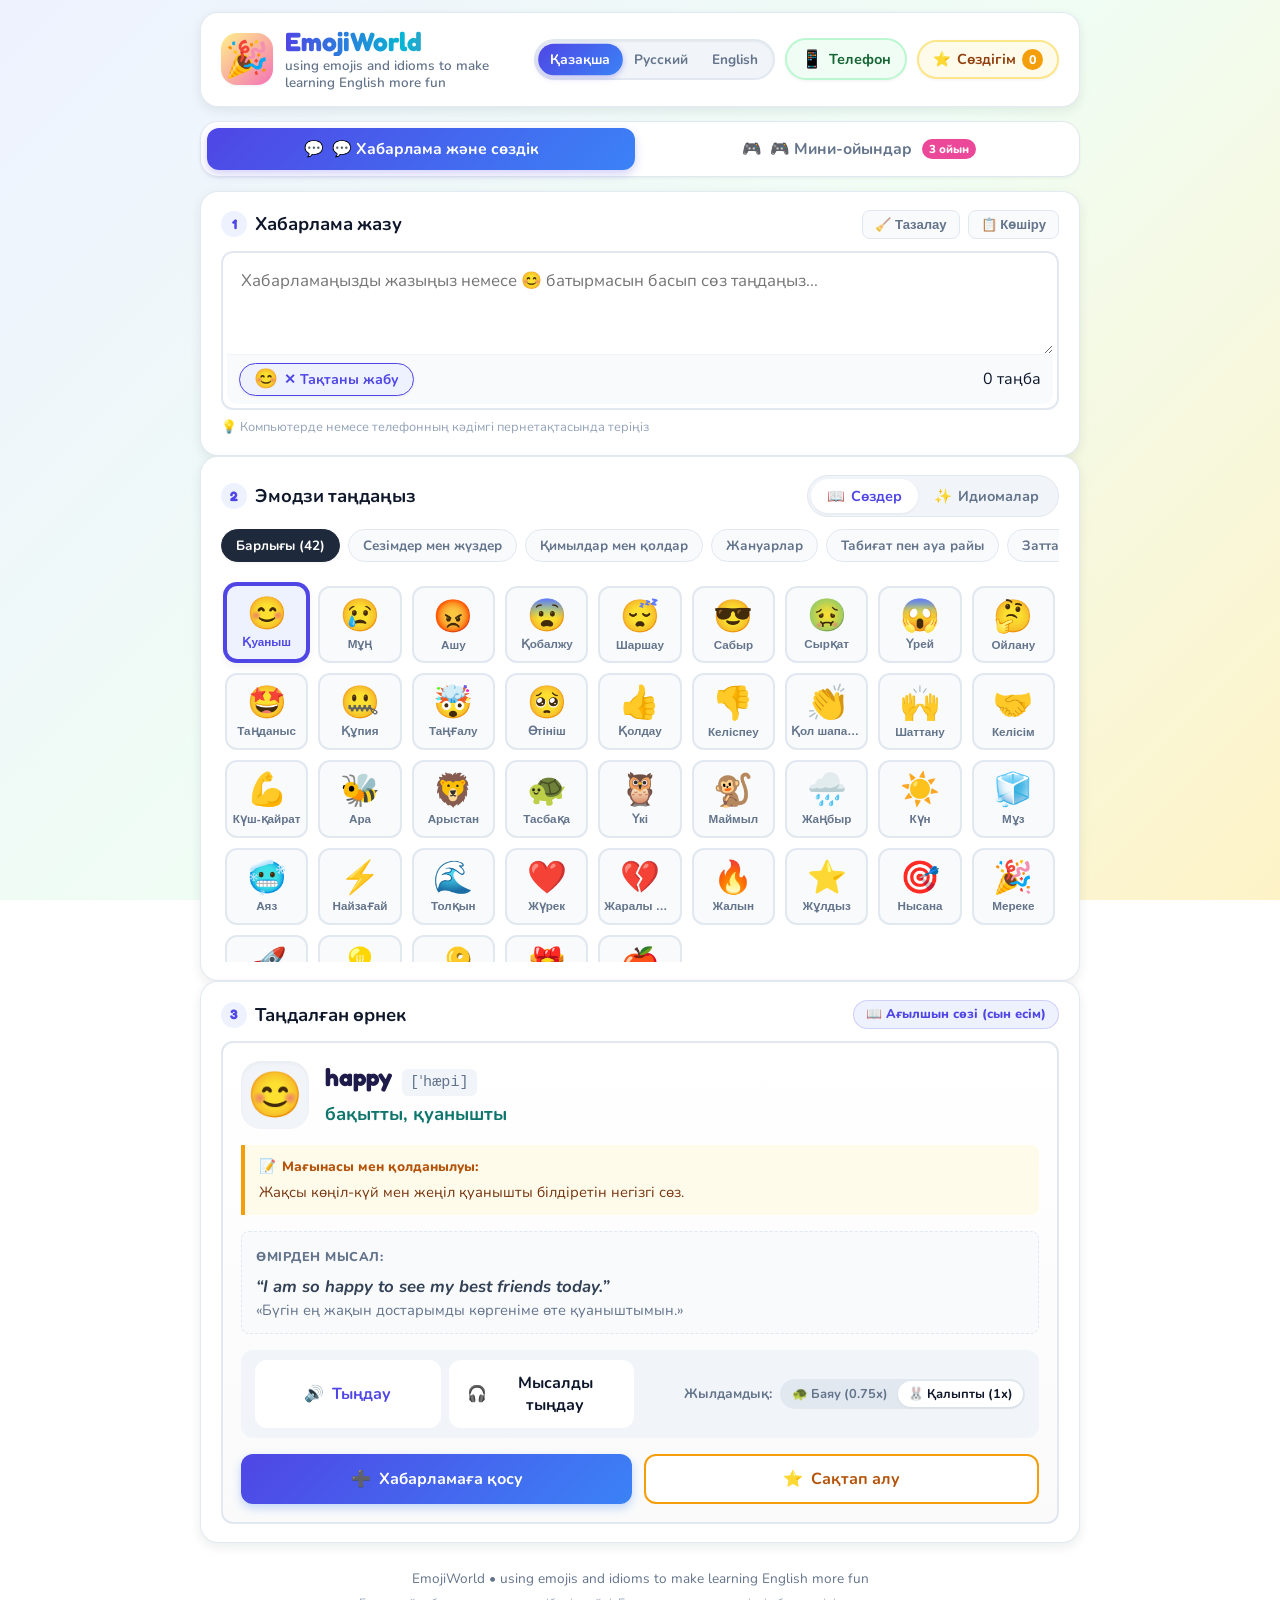
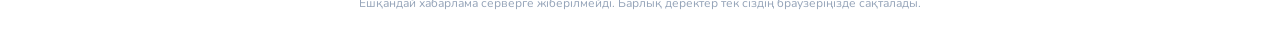
<file: index.html>
<!DOCTYPE html>
<html lang="kk">
<head>
  <meta charset="UTF-8">
  <meta name="viewport" content="width=device-width, initial-scale=1.0, maximum-scale=1.0, user-scalable=no">
  <title>EmojiWorld — using emojis and idioms to make learning English more fun</title>
  <meta name="description" content="EmojiWorld — using emojis and idioms to make learning English more fun">
  <meta name="application-name" content="EmojiWorld">
  <meta name="apple-mobile-web-app-title" content="EmojiWorld">
  <meta name="apple-mobile-web-app-capable" content="yes">
  <meta name="apple-mobile-web-app-status-bar-style" content="default">
  <meta name="theme-color" content="#4F46E5">
  <meta property="og:title" content="EmojiWorld">
  <meta property="og:description" content="using emojis and idioms to make learning English more fun">
  <meta property="og:type" content="website">
  <link rel="stylesheet" href="style.css">
  <link rel="preconnect" href="https://fonts.googleapis.com">
  <link rel="preconnect" href="https://fonts.gstatic.com" crossorigin>
  <link href="https://fonts.googleapis.com/css2?family=Fredoka:wght@500;600;700&family=Nunito:wght@400;600;700;800&display=swap" rel="stylesheet">
</head>
<body>
  <div class="app-container">
    
    <!-- Шапка приложения -->
    <header class="app-header">
      <div class="header-brand">
        <div class="brand-logo" aria-hidden="true">🎉</div>
        <div class="brand-text">
          <h1 class="brand-title">EmojiWorld</h1>
          <!-- Точный неизменный английский подзаголовок по требованию -->
          <p class="brand-subtitle" id="brand-subtitle">using emojis and idioms to make learning English more fun</p>
        </div>
      </div>

      <div class="header-controls">
        <!-- Заметный переключатель языков: Қазақша / Русский / English -->
        <div class="lang-selector-group" role="group" aria-label="Тілді таңдау / Выбор языка / Language selection">
          <button type="button" class="lang-btn active" data-lang="kk" title="Қазақ тілі">Қазақша</button>
          <button type="button" class="lang-btn" data-lang="ru" title="Русский язык">Русский</button>
          <button type="button" class="lang-btn" data-lang="en" title="English language">English</button>
        </div>

        <!-- Кнопка QR-кода для телефона / компьютера -->
        <button id="open-qr-btn" class="btn-qr-link" title="QR-код постоянной ссылки для телефона">
          <span class="qr-btn-icon">📱</span>
          <span class="qr-label" id="qr-btn-label">Телефон</span>
        </button>

        <button id="open-favorites-btn" class="btn-favorites" title="Сақталған сөздік">
          <span class="star-icon">⭐</span>
          <span class="fav-label" id="fav-label">Сөздігім</span>
          <span id="fav-counter" class="fav-badge">0</span>
        </button>
      </div>
    </header>

    <!-- Основные разделы: Вкладки переключения «Чат / Сөздік» и «Мини-ойындар» -->
    <nav class="app-nav" aria-label="Басты мәзір">
      <button type="button" id="tab-messenger-btn" class="nav-tab-btn active">
        <span class="tab-icon">💬</span>
        <span class="tab-title" id="tab-messenger-text">Хабарлама және сөздік</span>
      </button>
      <button type="button" id="tab-games-btn" class="nav-tab-btn">
        <span class="tab-icon">🎮</span>
        <span class="tab-title" id="tab-games-text">Мини-ойындар</span>
        <span class="games-badge">3 ойын</span>
      </button>
    </nav>

    <!-- ОСНОВНОЙ КОНТЕНТ -->
    <main class="app-main">

      <!-- ========================================================
           РАЗДЕЛ 1: МЕССЕНДЖЕР И УЧЕБНАЯ ПАНЕЛЬ ЭМОДЗИ
           ======================================================== -->
      <div id="view-messenger" class="app-view">
        
        <!-- Поле ввода в стиле мессенджера (без самодельной буквенной клавиатуры!) -->
        <section class="section-composer card-box" aria-labelledby="composer-heading">
          <div class="section-header-compact">
            <h2 id="composer-heading" class="section-title">
              <span class="step-num">1</span>
              <span id="composer-heading-text">Хабарлама жазу</span>
            </h2>
            <div class="composer-tools">
              <button id="clear-text-btn" class="btn-tool" title="Мәтінді тазалау">
                🧹 Тазалау
              </button>
              <button id="copy-text-btn" class="btn-tool" title="Көшіріп алу">
                📋 Көшіру
              </button>
            </div>
          </div>

          <!-- Контейнер ввода сообщения с кнопкой вызова эмодзи-панели -->
          <div class="messenger-input-box">
            <textarea 
              id="message-input" 
              placeholder="Хабарламаңызды жазыңыз немесе 😊 батырмасын басып сөз таңдаңыз..." 
              rows="3" 
              aria-label="Хабарлама енгізу"></textarea>

            <div class="messenger-action-bar">
              <button type="button" id="toggle-emoji-panel-btn" class="btn-toggle-emoji active" title="Эмодзи тақтасын ашу/жабу">
                <span class="emoji-btn-icon">😊</span>
                <span id="toggle-emoji-label">Эмодзи тақтасы</span>
              </button>
              <div class="input-info-wrap">
                <span id="char-counter" class="counter-text">0 таңба</span>
              </div>
            </div>
          </div>
          <p class="input-hint" id="input-hint">💡 Компьютерде немесе телефонның кәдімгі пернетақтасында теріңіз</p>
        </section>

        <!-- Учебная панель эмодзи с фильтром категорий (40+ эмодзи) -->
        <section id="emoji-panel-container" class="section-emoji-selector card-box" aria-labelledby="emoji-heading">
          <div class="selector-top-bar">
            <h2 id="emoji-heading" class="section-title">
              <span class="step-num">2</span>
              <span id="emoji-heading-text">Эмодзи таңдаңыз</span>
            </h2>
            
            <!-- Переключатель режима: Слова / Идиомы -->
            <div class="mode-toggle-group" role="tablist" aria-label="Оқу режимін таңдау">
              <button id="mode-words-btn" class="mode-btn active" role="tab" aria-selected="true">
                <span class="mode-icon">📖</span>
                <span class="mode-text" id="mode-words-text">Сөздер</span>
              </button>
              <button id="mode-idioms-btn" class="mode-btn" role="tab" aria-selected="false">
                <span class="mode-icon">✨</span>
                <span class="mode-text" id="mode-idioms-text">Идиомалар</span>
              </button>
            </div>
          </div>

          <!-- Фильтры категорий эмодзи -->
          <div class="category-chips-bar" role="tablist" aria-label="Эмодзи санаттары">
            <button type="button" class="category-chip active" data-category="all" id="cat-all-btn">Барлығы (42)</button>
            <button type="button" class="category-chip" data-category="faces" id="cat-faces-btn">Сезімдер мен жүздер</button>
            <button type="button" class="category-chip" data-category="gestures" id="cat-gestures-btn">Қимылдар мен қолдар</button>
            <button type="button" class="category-chip" data-category="animals" id="cat-animals-btn">Жануарлар</button>
            <button type="button" class="category-chip" data-category="nature" id="cat-nature-btn">Табиғат</button>
            <button type="button" class="category-chip" data-category="objects" id="cat-objects-btn">Заттар мен белгілер</button>
          </div>

          <!-- Сетка из 42 эмодзи -->
          <div class="emoji-grid" id="emoji-grid" role="group" aria-label="Эмодзилер жинағы">
            <!-- Генерируется из data.js на текущем языке -->
          </div>
        </section>

        <!-- Карточка выбранного выражения -->
        <section class="section-card card-box" aria-labelledby="card-heading">
          <div class="section-header-compact">
            <h2 id="card-heading" class="section-title">
              <span class="step-num">3</span>
              <span id="card-heading-text">Таңдалған өрнек</span>
            </h2>
            <span id="card-badge" class="badge-mode">📖 Ағылшын сөзі</span>
          </div>

          <div class="expression-card" id="expression-card">
            <!-- Эмодзи, Слово (всегда EN), Транскрипция, Перевод -->
            <div class="card-hero">
              <div class="card-emoji-bubble" id="card-emoji">😊</div>
              <div class="card-hero-info">
                <div class="card-title-row">
                  <h3 class="card-term" id="card-term">happy</h3>
                  <span class="card-transcription" id="card-transcription">[ˈhæpi]</span>
                </div>
                <div class="card-translation" id="card-translation">бақытты, қуанышты</div>
              </div>
            </div>

            <!-- Блок нюанса смысла / фишки идиомы -->
            <div class="nuance-panel" id="nuance-panel">
              <div class="nuance-title">
                <span id="nuance-icon">💡</span>
                <span id="nuance-header">Мағынасы мен қолданылуы:</span>
              </div>
              <p class="nuance-text" id="card-nuance">
                Жақсы көңіл-күй мен қуанышты білдіретін негізгі сөз.
              </p>
            </div>

            <!-- Блок примера: английское предложение + перевод -->
            <div class="example-panel">
              <div class="example-header">
                <span class="example-tag" id="example-tag">Өмірден мысал:</span>
              </div>
              <div class="example-content">
                <p class="example-en" id="card-example">I am so happy to see my best friends today.</p>
                <p class="example-ru" id="card-example-ru">Бүгін ең жақын достарымды көргеніме өте қуаныштымын.</p>
              </div>
            </div>

            <!-- Управление озвучкой -->
            <div class="speech-controls-panel">
              <div class="speech-buttons">
                <button id="speak-term-btn" class="btn-action btn-speak" title="Сөздің айтылуын тыңдау">
                  <span class="btn-icon">🔊</span>
                  <span class="btn-label" id="speak-term-label">Тыңдау</span>
                </button>
                <button id="speak-example-btn" class="btn-action btn-speak-secondary" title="Мысалдың айтылуын тыңдау">
                  <span class="btn-icon">🎧</span>
                  <span class="btn-label" id="speak-example-label">Мысалды тыңдау</span>
                </button>
              </div>

              <!-- Переключатель скорости речи -->
              <div class="speed-selector" aria-label="Дауыс жылдамдығы">
                <span class="speed-label" id="speed-label-text">Жылдамдық:</span>
                <div class="speed-toggle">
                  <button id="speed-slow-btn" class="speed-btn" data-speed="0.75" title="Баяу жылдамдық">
                    🐢 Баяу (0.75x)
                  </button>
                  <button id="speed-normal-btn" class="speed-btn active" data-speed="1.0" title="Қалыпты жылдамдық">
                    🐰 Қалыпты (1x)
                  </button>
                </div>
              </div>
            </div>

            <!-- Статус озвучки при ошибках -->
            <div id="speech-status" class="speech-status-banner hidden" role="status" aria-live="polite">
              <span id="speech-status-icon">⚠️</span>
              <span id="speech-status-text">Дауыстап оқу әзірше қолжетімді емес</span>
            </div>

            <!-- Нижние кнопки: Вставить в сообщение (в позицию курсора или заменяя выделение) и Сохранить -->
            <div class="card-actions-bottom">
              <button id="insert-into-message-btn" class="btn-action btn-insert" title="Бұл сөзді хабарламаға қосу">
                <span class="btn-icon">➕</span>
                <span class="btn-label" id="insert-btn-label">Хабарламаға қосу</span>
              </button>
              <button id="toggle-favorite-btn" class="btn-action btn-favorite-toggle" title="Сөздікке сақтау">
                <span class="btn-icon">⭐</span>
                <span class="btn-label" id="fav-btn-label">Сақтап алу</span>
              </button>
            </div>
          </div>
        </section>
      </div>


      <!-- ========================================================
           РАЗДЕЛ 2: МИНИ-ИГРЫ (3 УВЛЕКАТЕЛЬНЫЕ ИГРЫ)
           ======================================================== -->
      <div id="view-games" class="app-view hidden">
        
        <!-- Меню выбора мини-игр -->
        <section id="games-menu-section" class="games-menu-container card-box">
          <div class="games-menu-header">
            <h2 class="games-main-title" id="games-title">Ағылшын тілі мини-ойындары</h2>
            <p class="games-subtitle" id="games-subtitle">Ойын арқылы сөздер мен идиомаларды тез әрі қызықты есте сақтаңыз!</p>
          </div>

          <div class="games-cards-grid">
            <!-- Игра 1 -->
            <div class="game-card">
              <div class="game-card-icon">🎯</div>
              <h3 class="game-card-title" id="game1-title">1. Эмоцияны тап</h3>
              <p class="game-card-desc" id="game1-desc">Ағылшын сөзін оқып, сәйкес келетін эмодзиді таңдаңыз.</p>
              <button type="button" class="btn-game-launch" id="start-game1-btn">
                <span id="btn-play-1">Ойнау</span> 🚀
              </button>
            </div>

            <!-- Игра 2 -->
            <div class="game-card">
              <div class="game-card-icon">🧩</div>
              <h3 class="game-card-title" id="game2-title">2. Идиоманы құрастыр</h3>
              <p class="game-card-desc" id="game2-desc">Шашылған сөздерден дұрыс ағылшын идиомасын жинаңыз.</p>
              <button type="button" class="btn-game-launch" id="start-game2-btn">
                <span id="btn-play-2">Ойнау</span> 🚀
              </button>
            </div>

            <!-- Игра 3 -->
            <div class="game-card">
              <div class="game-card-icon">🎧</div>
              <h3 class="game-card-title" id="game3-title">3. Тыңдап таңда</h3>
              <p class="game-card-desc" id="game3-desc">Ағылшынша сөзді тыңдап, оған сәйкес эмодзиді табыңыз.</p>
              <button type="button" class="btn-game-launch" id="start-game3-btn">
                <span id="btn-play-3">Ойнау</span> 🚀
              </button>
            </div>
          </div>
        </section>

        <!-- Игровой экран (для всех трёх игр) -->
        <section id="game-active-section" class="game-active-container card-box hidden">
          <div class="game-top-bar">
            <button type="button" id="game-back-btn" class="btn-back-game">
              ← Мини-ойындарға оралу
            </button>
            <div class="game-progress-badge" id="game-progress-text">
              5-тен 1-сұрақ
            </div>
          </div>

          <!-- Игровое поле -->
          <div id="game-stage" class="game-stage">
            <!-- Динамически рендерится JS-движком -->
          </div>
        </section>

      </div>

    </main>

    <!-- Подвал приложения -->
    <footer class="app-footer">
      <div class="footer-info">
        <p id="footer-info-text"><strong>EmojiWorld</strong> &bull; using emojis and idioms to make learning English more fun</p>
        <p class="footer-subtext" id="footer-subtext">Ешқандай хабарлама серверге жіберілмейді. Барлық деректер тек құрылғыңызда сақталады.</p>
      </div>
    </footer>
  </div>

  <!-- Модальное окно QR-кода («Телефоннан ашу / Открыть на телефоне») -->
  <div id="qr-modal" class="modal-overlay hidden" role="dialog" aria-modal="true" aria-labelledby="qr-modal-title">
    <div class="modal-container qr-modal-dialog">
      <div class="modal-header">
        <div class="modal-title-wrap">
          <span class="modal-icon">📱</span>
          <h2 id="qr-modal-title" class="modal-title">Смартфоннан ашу</h2>
        </div>
        <button id="close-qr-btn" class="btn-close-modal" title="Жабу">&times;</button>
      </div>

      <div class="modal-body qr-modal-body">
        <p class="qr-description" id="qr-modal-desc">
          Камераны осы QR-кодқа бағыттаңыз немесе сілтемені көшіріңіз:
        </p>
        
        <div class="qr-code-wrapper">
          <div id="qr-canvas-box" class="qr-canvas-box" aria-label="QR Code"></div>
        </div>

        <div class="qr-url-box">
          <input type="text" id="qr-url-input" class="qr-url-input" readonly>
          <button type="button" id="copy-qr-link-btn" class="btn-copy-link">
            📋 Көшіру
          </button>
        </div>
        <p class="qr-note" id="qr-modal-note">
          💡 Бұл тұрақты HTTPS-сілтеме кез келген құрылғыда (Android, iPhone) компьютер өшірулі кезде де ашылады.
        </p>
      </div>

      <div class="modal-footer">
        <button id="close-qr-bottom-btn" class="btn-modal-primary">
          Дайын
        </button>
      </div>
    </div>
  </div>

  <!-- Модальное окно избранного («Таңдаулылар / Мой словарик») -->
  <div id="favorites-modal" class="modal-overlay hidden" role="dialog" aria-modal="true" aria-labelledby="fav-modal-title">
    <div class="modal-container">
      <div class="modal-header">
        <div class="modal-title-wrap">
          <span class="modal-icon">⭐</span>
          <h2 id="fav-modal-title" class="modal-title">Таңдаулылар (Менің сөздігім)</h2>
        </div>
        <button id="close-favorites-btn" class="btn-close-modal" title="Жабу">&times;</button>
      </div>

      <div class="modal-body">
        <p class="fav-summary" id="fav-summary-text">Сөздігіңізде әзірше ештеңе жоқ.</p>
        <div class="favorites-list" id="favorites-list">
          <!-- Генерируется через JS -->
        </div>
      </div>

      <div class="modal-footer">
        <button id="clear-favorites-btn" class="btn-modal-danger" title="Барлық сақталған сөздерді өшіру">
          🗑️ Сөздікті толық тазалау
        </button>
        <button id="close-modal-bottom-btn" class="btn-modal-primary">
          Дайын
        </button>
      </div>
    </div>
  </div>

  <!-- Всплывающий Тост-уведомление -->
  <div id="toast" class="toast hidden" role="alert" aria-live="assertive">
    <span id="toast-icon">✨</span>
    <span id="toast-message">Хабарлама</span>
  </div>

  <!-- Скрипты: генератор QR-кода, i18n, базы данных, мини-игры и приложение -->
  <script src="qrcode.min.js"></script>
  <script src="i18n.js"></script>
  <script src="data.js"></script>
  <script src="games-data.js"></script>
  <script src="app.js"></script>
</body>
</html>
</file>
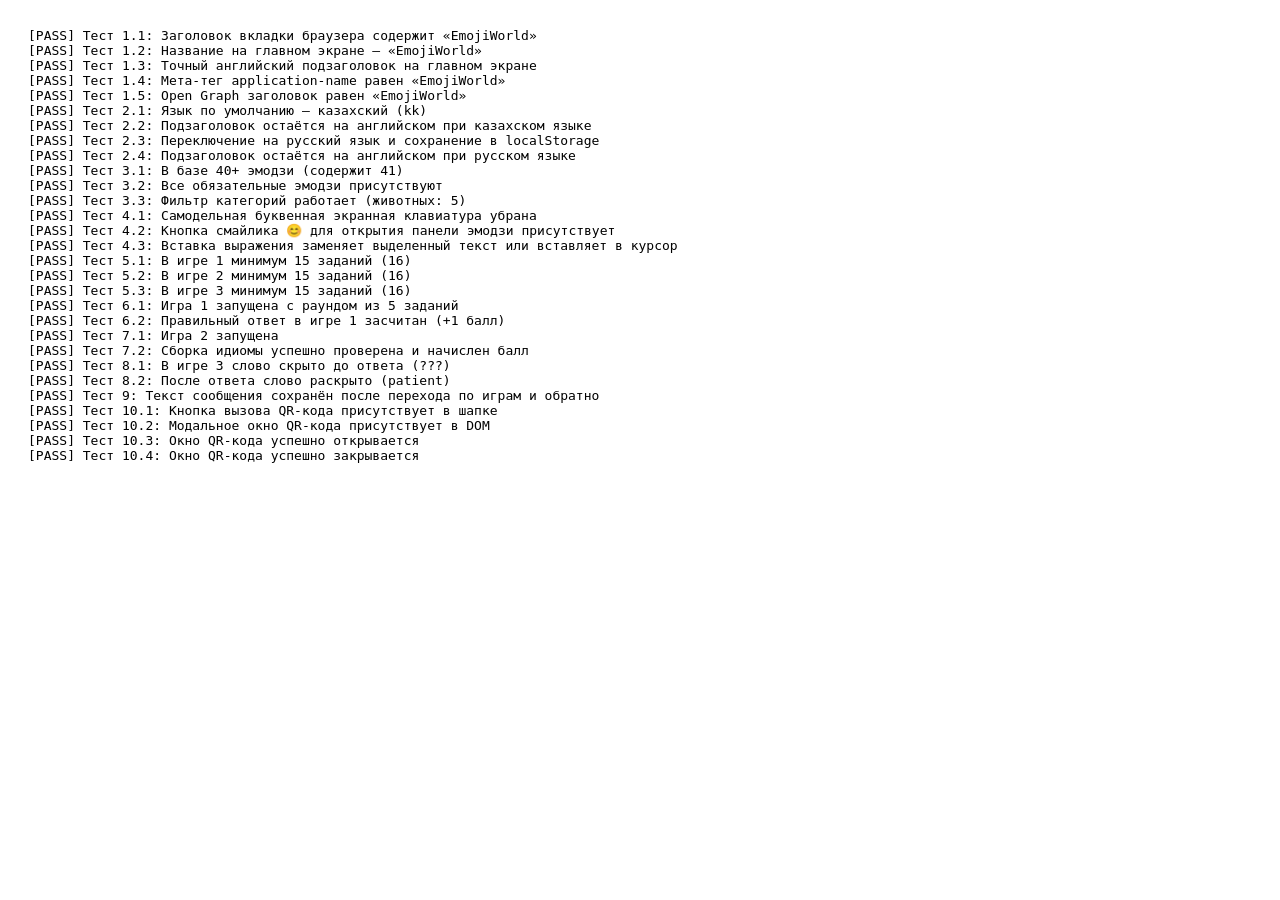
<file: test-runner.html>
<!DOCTYPE html>
<html lang="ru">
<head>
  <meta charset="UTF-8">
  <title>Автоматические тесты EmojiWorld</title>
</head>
<body>
  <div id="test-results" style="font-family: monospace; white-space: pre; padding: 20px;">Запуск тестов EmojiWorld...</div>

  <iframe id="app-frame" src="index.html" style="width: 850px; height: 750px; display: none;"></iframe>

  <script>
    const results = [];
    function assert(condition, testName, details = "") {
      if (condition) {
        results.push(`[PASS] ${testName}`);
      } else {
        results.push(`[FAIL] ${testName} ${details ? "(" + details + ")" : ""}`);
      }
    }

    window.addEventListener("load", () => {
      setTimeout(runAllTests, 600);
    });

    function runAllTests() {
      const frame = document.getElementById("app-frame");
      const doc = frame.contentDocument || frame.contentWindow.document;
      const win = frame.contentWindow;

      try {
        // ТЕСТ 1: Название EmojiWorld и точный подзаголовок
        const title = doc.title;
        assert(title.includes("EmojiWorld"), 
          "Тест 1.1: Заголовок вкладки браузера содержит «EmojiWorld»", 
          `title: "${title}"`);

        const brandTitle = doc.querySelector(".brand-title").textContent.trim();
        assert(brandTitle === "EmojiWorld", 
          "Тест 1.2: Название на главном экране — «EmojiWorld»", 
          `бренд: "${brandTitle}"`);

        const subtitle = doc.getElementById("brand-subtitle").textContent.trim();
        const expectedSub = "using emojis and idioms to make learning English more fun";
        assert(subtitle === expectedSub, 
          "Тест 1.3: Точный английский подзаголовок на главном экране", 
          `получено: "${subtitle}"`);

        const metaApp = doc.querySelector('meta[name="application-name"]');
        assert(metaApp && metaApp.content === "EmojiWorld",
          "Тест 1.4: Мета-тег application-name равен «EmojiWorld»");

        const metaOg = doc.querySelector('meta[property="og:title"]');
        assert(metaOg && metaOg.content === "EmojiWorld",
          "Тест 1.5: Open Graph заголовок равен «EmojiWorld»");

        // ТЕСТ 2: Казахский по умолчанию и сохранение языка
        win.localStorage.removeItem("emoji_english_lang");
        win.initLanguage();
        win.applyInterfaceLanguage();

        assert(win.state.currentLang === "kk", 
          "Тест 2.1: Язык по умолчанию — казахский (kk)");

        // Проверяем, что подзаголовок остаётся английским даже при казахском интерфейсе!
        const subKk = doc.getElementById("brand-subtitle").textContent.trim();
        assert(subKk === expectedSub, 
          "Тест 2.2: Подзаголовок остаётся на английском при казахском языке");

        // Переключаем на русский и проверяем
        const ruBtn = doc.querySelector('.lang-btn[data-lang="ru"]');
        ruBtn.click();
        assert(win.state.currentLang === "ru" && win.localStorage.getItem("emoji_english_lang") === "ru", 
          "Тест 2.3: Переключение на русский язык и сохранение в localStorage");

        const subRu = doc.getElementById("brand-subtitle").textContent.trim();
        assert(subRu === expectedSub, 
          "Тест 2.4: Подзаголовок остаётся на английском при русском языке");

        // ТЕСТ 3: 40+ эмодзи и обязательный список
        assert(Array.isArray(win.EMOJI_DATABASE) && win.EMOJI_DATABASE.length >= 40, 
          "Тест 3.1: В базе 40+ эмодзи (содержит " + (win.EMOJI_DATABASE ? win.EMOJI_DATABASE.length : 0) + ")");

        const mandatory = ["👍", "👎", "👏", "🙌", "🤝", "💪", "❤️", "💔", "🔥", "⭐", "🌧️", "☀️", "🧊", "🐝", "🦁", "🐢", "🎯", "🎉"];
        const existingEmojis = win.EMOJI_DATABASE.map(e => e.emoji);
        const missing = mandatory.filter(m => !existingEmojis.includes(m));
        assert(missing.length === 0, 
          "Тест 3.2: Все обязательные эмодзи присутствуют", 
          missing.length > 0 ? `не хватает: ${missing.join(", ")}` : "все 18 обязательных на месте");

        // Проверка категорий
        win.filterCategory("animals");
        const renderedCount = doc.querySelectorAll(".emoji-card-btn").length;
        assert(renderedCount === 5, 
          "Тест 3.3: Фильтр категорий работает (животных: 5)", 
          `отображено: ${renderedCount}`);
        win.filterCategory("all");

        // ТЕСТ 4: Мессенджер и отсутствие самодельной клавиатуры
        const oldKeyboard = doc.getElementById("virtual-keyboard");
        assert(!oldKeyboard, 
          "Тест 4.1: Самодельная буквенная экранная клавиатура убрана");

        const toggleEmojiBtn = doc.getElementById("toggle-emoji-panel-btn");
        assert(toggleEmojiBtn !== null, 
          "Тест 4.2: Кнопка смайлика 😊 для открытия панели эмодзи присутствует");

        // Проверка вставки и замены выделенного текста
        const msgInput = doc.getElementById("message-input");
        msgInput.value = "Hello world!";
        msgInput.selectionStart = 6;
        msgInput.selectionEnd = 11; // выделено "world"
        win.selectEmoji("strong");
        win.setMode("words");
        win.insertCurrentExpression();

        assert(msgInput.value.includes("strong"), 
          "Тест 4.3: Вставка выражения заменяет выделенный текст или вставляет в курсор", 
          `значение: "${msgInput.value}"`);

        // ТЕСТ 5: База мини-игр (минимум по 15 заданий на каждую игру)
        assert(win.GAMES_DATABASE.game1.length >= 15, 
          "Тест 5.1: В игре 1 минимум 15 заданий (" + win.GAMES_DATABASE.game1.length + ")");
        assert(win.GAMES_DATABASE.game2.length >= 15, 
          "Тест 5.2: В игре 2 минимум 15 заданий (" + win.GAMES_DATABASE.game2.length + ")");
        assert(win.GAMES_DATABASE.game3.length >= 15, 
          "Тест 5.3: В игре 3 минимум 15 заданий (" + win.GAMES_DATABASE.game3.length + ")");

        // ТЕСТ 6: Запуск и прохождение игры 1 («Угадай эмоцию»)
        win.switchView("games");
        win.startMiniGame(1);
        assert(win.state.game.activeGameId === 1 && win.state.game.questions.length === 5, 
          "Тест 6.1: Игра 1 запущена с раундом из 5 заданий");

        // Симулируем правильный ответ на вопрос 1
        const q1 = win.state.game.questions[0];
        const correctBtn = doc.querySelector(`.game-opt-btn[data-emoji="${q1.correctEmoji}"]`);
        if (correctBtn) {
          correctBtn.click();
          assert(win.state.game.score === 1 && win.state.game.answered === true, 
            "Тест 6.2: Правильный ответ в игре 1 засчитан (+1 балл)");
        }

        // ТЕСТ 7: Игра 2 («Собери идиому»)
        win.startMiniGame(2);
        const q2 = win.state.game.questions[0];
        assert(win.state.game.activeGameId === 2, 
          "Тест 7.1: Игра 2 запущена");

        // Кликаем по чипам в правильном порядке
        q2.words.forEach(w => {
          const chip = Array.from(doc.querySelectorAll("#chips-pool .word-chip")).find(c => c.dataset.word === w);
          if (chip) chip.click();
        });
        const checkBtn = doc.getElementById("btn-check-idiom");
        if (checkBtn) {
          checkBtn.click();
          assert(win.state.game.score === 1, 
            "Тест 7.2: Сборка идиомы успешно проверена и начислен балл");
        }

        // ТЕСТ 8: Игра 3 («Слушай и выбирай») — скрытое слово до ответа
        win.startMiniGame(3);
        const revealedWordBefore = doc.getElementById("revealed-word").textContent.trim();
        assert(revealedWordBefore.includes("???"), 
          "Тест 8.1: В игре 3 слово скрыто до ответа (???)");

        const q3 = win.state.game.questions[0];
        const optBtn3 = doc.querySelector(`.game-opt-btn[data-emoji="${q3.correctEmoji}"]`);
        if (optBtn3) {
          optBtn3.click();
          const revealedWordAfter = doc.getElementById("revealed-word").textContent.trim();
          assert(revealedWordAfter.includes(q3.word), 
            "Тест 8.2: После ответа слово раскрыто (" + q3.word + ")");
        }

        // Возвращаемся в мессенджер
        win.switchView("messenger");
        assert(msgInput.value.includes("strong"), 
          "Тест 9: Текст сообщения сохранён после перехода по играм и обратно");

        // ТЕСТ 10: Кнопка и модальное окно QR-кода
        const openQrBtn = doc.getElementById("open-qr-btn");
        assert(openQrBtn !== null, "Тест 10.1: Кнопка вызова QR-кода присутствует в шапке");
        const qrModal = doc.getElementById("qr-modal");
        assert(qrModal !== null, "Тест 10.2: Модальное окно QR-кода присутствует в DOM");
        win.openQrModal();
        assert(!qrModal.classList.contains("hidden"), "Тест 10.3: Окно QR-кода успешно открывается");
        win.closeQrModal();
        assert(qrModal.classList.contains("hidden"), "Тест 10.4: Окно QR-кода успешно закрывается");

      } catch (err) {
        results.push(`[CRASH] Исключение: ${err.message}`);
      }

      const outputEl = document.getElementById("test-results");
      outputEl.textContent = results.join("\n");
      console.log(results.join("\n"));
      window.TEST_COMPLETED = true;
    }
  </script>
</body>
</html>
</file>
<file: style.css>
/* =========================================================
   EmojiWorld — Стили интерфейса
   Адаптивный дизайн для мобильных устройств (iOS / Android) и ПК
   ========================================================= */

:root {
  --font-main: 'Nunito', -apple-system, BlinkMacSystemFont, 'Segoe UI', Roboto, sans-serif;
  --font-fun: 'Fredoka', cursive, var(--font-main);

  /* Палитра цветов */
  --bg-page: #f1f5f9;
  --bg-card: #ffffff;
  --bg-subtle: #f8fafc;
  
  --primary: #4f46e5;
  --primary-hover: #4338ca;
  --primary-light: #eef2ff;
  
  --secondary: #06b6d4;
  --secondary-light: #ecfeff;

  --accent-star: #f59e0b;
  --accent-star-bg: #fffbeb;
  
  --success: #10b981;
  --success-light: #ecfdf5;

  --danger: #ef4444;
  --danger-light: #fef2f2;

  --text-dark: #0f172a;
  --text-muted: #64748b;
  --text-light: #94a3b8;

  --border-color: #e2e8f0;
  --border-focus: #818cf8;

  --shadow-sm: 0 1px 3px rgba(15, 23, 42, 0.06);
  --shadow-md: 0 4px 12px rgba(15, 23, 42, 0.08);
  --shadow-lg: 0 10px 25px -5px rgba(15, 23, 42, 0.12);
  --radius-lg: 18px;
  --radius-md: 12px;
  --radius-sm: 8px;
  --radius-full: 9999px;
}

*, *::before, *::after {
  box-sizing: border-box;
  margin: 0;
  padding: 0;
}

html, body {
  overflow-x: hidden;
  max-width: 100%;
}

body {
  font-family: var(--font-main);
  background: linear-gradient(135deg, #eef2ff 0%, #f0fdf4 50%, #fef3c7 100%);
  background-attachment: fixed;
  color: var(--text-dark);
  min-height: 100vh;
  padding: 12px;
  padding-bottom: calc(16px + env(safe-area-inset-bottom, 0px));
  line-height: 1.5;
  -webkit-font-smoothing: antialiased;
  -webkit-tap-highlight-color: transparent;
}

/* Контейнер приложения */
.app-container {
  max-width: 880px;
  margin: 0 auto;
  display: flex;
  flex-direction: column;
  gap: 14px;
}

/* Карточки секций */
.card-box {
  background: var(--bg-card);
  border-radius: var(--radius-lg);
  padding: 18px 20px;
  box-shadow: var(--shadow-md);
  border: 1px solid rgba(226, 232, 240, 0.9);
  transition: transform 0.15s ease, box-shadow 0.15s ease;
}

.section-title {
  font-family: var(--font-fun);
  font-size: 1.15rem;
  font-weight: 700;
  color: var(--text-dark);
  display: flex;
  align-items: center;
  gap: 8px;
}

.step-num {
  display: inline-flex;
  align-items: center;
  justify-content: center;
  width: 26px;
  height: 26px;
  background: var(--primary-light);
  color: var(--primary);
  border-radius: 50%;
  font-size: 0.85rem;
  font-weight: 800;
}

.section-header-compact {
  display: flex;
  align-items: center;
  justify-content: space-between;
  margin-bottom: 12px;
  flex-wrap: wrap;
  gap: 8px;
}

/* ---------------------------------------------------------
   Шапка приложения
   --------------------------------------------------------- */
.app-header {
  display: flex;
  align-items: center;
  justify-content: space-between;
  background: #ffffff;
  padding: 14px 20px;
  border-radius: var(--radius-lg);
  box-shadow: var(--shadow-md);
  border: 1px solid rgba(226, 232, 240, 0.9);
  flex-wrap: wrap;
  gap: 12px;
}

.header-brand {
  display: flex;
  align-items: center;
  gap: 12px;
  flex: 1;
  min-width: 240px;
}

.brand-logo {
  font-size: 2.2rem;
  background: linear-gradient(135deg, #fef08a, #f472b6);
  width: 52px;
  height: 52px;
  min-width: 52px;
  border-radius: 16px;
  display: flex;
  align-items: center;
  justify-content: center;
  box-shadow: var(--shadow-sm);
}

.brand-title {
  font-family: var(--font-fun);
  font-size: 1.65rem;
  font-weight: 800;
  background: linear-gradient(90deg, #4f46e5, #06b6d4, #ec4899);
  -webkit-background-clip: text;
  -webkit-text-fill-color: transparent;
  line-height: 1.1;
}

.brand-subtitle {
  font-size: 0.84rem;
  color: var(--text-muted);
  font-weight: 600;
  margin-top: 2px;
  font-family: var(--font-main);
  line-height: 1.25;
}

/* Элементы управления в шапке */
.header-controls {
  display: flex;
  align-items: center;
  gap: 10px;
  flex-wrap: wrap;
}

/* Заметный переключатель языка (Қазақша / Русский / English) */
.lang-selector-group {
  display: inline-flex;
  background: #f1f5f9;
  padding: 3px;
  border-radius: var(--radius-full);
  border: 2px solid #e2e8f0;
  box-shadow: inset 0 1px 2px rgba(0, 0, 0, 0.05);
}

.lang-btn {
  border: none;
  background: transparent;
  padding: 6px 12px;
  border-radius: var(--radius-full);
  font-family: var(--font-main);
  font-size: 0.85rem;
  font-weight: 700;
  color: var(--text-muted);
  cursor: pointer;
  transition: all 0.2s cubic-bezier(0.4, 0, 0.2, 1);
  white-space: nowrap;
}

.lang-btn:hover:not(.active) {
  color: var(--text-dark);
  background: rgba(255, 255, 255, 0.7);
}

.lang-btn.active {
  background: linear-gradient(135deg, #4f46e5 0%, #3b82f6 100%);
  color: #ffffff;
  box-shadow: 0 2px 6px rgba(79, 70, 229, 0.35);
  transform: scale(1.02);
}

/* Кнопка "Телефон" (QR-код постоянной ссылки) */
.btn-qr-link {
  display: inline-flex;
  align-items: center;
  gap: 6px;
  background: #f0fdf4;
  border: 2px solid #bbf7d0;
  color: #166534;
  padding: 7px 14px;
  border-radius: var(--radius-full);
  font-family: var(--font-main);
  font-weight: 700;
  font-size: 0.9rem;
  cursor: pointer;
  transition: all 0.2s ease;
  box-shadow: var(--shadow-sm);
  white-space: nowrap;
}

.btn-qr-link:hover {
  background: #dcfce7;
  transform: translateY(-1px);
  box-shadow: var(--shadow-md);
}

.qr-btn-icon {
  font-size: 1.1rem;
}

/* Кнопка "Мой словарик" */
.btn-favorites {
  display: inline-flex;
  align-items: center;
  gap: 6px;
  background: var(--accent-star-bg);
  border: 2px solid #fde68a;
  color: #92400e;
  padding: 7px 14px;
  border-radius: var(--radius-full);
  font-family: var(--font-main);
  font-weight: 700;
  font-size: 0.9rem;
  cursor: pointer;
  transition: all 0.2s ease;
  box-shadow: var(--shadow-sm);
  white-space: nowrap;
}

.btn-favorites:hover {
  background: #fef3c7;
  transform: translateY(-1px);
  box-shadow: var(--shadow-md);
}

.fav-badge {
  background: var(--accent-star);
  color: #ffffff;
  padding: 2px 7px;
  border-radius: var(--radius-full);
  font-size: 0.78rem;
  font-weight: 800;
}

/* ---------------------------------------------------------
   Навигация: Вкладки «Сообщение» и «Мини-игры»
   --------------------------------------------------------- */
.app-nav {
  display: flex;
  gap: 10px;
  background: #ffffff;
  padding: 6px;
  border-radius: var(--radius-lg);
  box-shadow: var(--shadow-sm);
  border: 1px solid var(--border-color);
}

.nav-tab-btn {
  flex: 1;
  display: inline-flex;
  align-items: center;
  justify-content: center;
  gap: 8px;
  padding: 10px 16px;
  border-radius: var(--radius-md);
  border: none;
  background: transparent;
  font-family: var(--font-main);
  font-size: 0.98rem;
  font-weight: 700;
  color: var(--text-muted);
  cursor: pointer;
  transition: all 0.2s ease;
  position: relative;
}

.nav-tab-btn:hover:not(.active) {
  background: #f8fafc;
  color: var(--text-dark);
}

.nav-tab-btn.active {
  background: linear-gradient(135deg, #4f46e5 0%, #3b82f6 100%);
  color: #ffffff;
  box-shadow: 0 4px 10px rgba(79, 70, 229, 0.25);
}

.games-badge {
  background: #ec4899;
  color: #ffffff;
  padding: 2px 7px;
  border-radius: var(--radius-full);
  font-size: 0.72rem;
  font-weight: 800;
  margin-left: 2px;
}

/* ---------------------------------------------------------
   1. Блок набора сообщения (в стиле мессенджера)
   --------------------------------------------------------- */
.messenger-input-box {
  display: flex;
  flex-direction: column;
  background: #ffffff;
  border: 2px solid var(--border-color);
  border-radius: var(--radius-md);
  padding: 4px;
  transition: border-color 0.2s, box-shadow 0.2s;
}

.messenger-input-box:focus-within {
  border-color: var(--primary);
  box-shadow: 0 0 0 4px var(--primary-light);
}

#message-input {
  width: 100%;
  font-family: var(--font-main);
  font-size: 1.05rem;
  padding: 12px 14px;
  border: none;
  background: transparent;
  color: var(--text-dark);
  resize: vertical;
  min-height: 85px;
  line-height: 1.45;
}

#message-input:focus {
  outline: none;
}

.messenger-action-bar {
  display: flex;
  align-items: center;
  justify-content: space-between;
  padding: 8px 12px;
  border-top: 1px solid #f1f5f9;
  background: #f8fafc;
  border-radius: 0 0 10px 10px;
}

.btn-toggle-emoji {
  display: inline-flex;
  align-items: center;
  gap: 6px;
  background: #ffffff;
  border: 1px solid var(--border-color);
  color: var(--primary);
  padding: 6px 14px;
  border-radius: var(--radius-full);
  font-family: var(--font-main);
  font-size: 0.88rem;
  font-weight: 700;
  cursor: pointer;
  transition: all 0.2s ease;
  box-shadow: var(--shadow-sm);
}

.btn-toggle-emoji:hover {
  background: var(--primary-light);
  border-color: var(--primary);
  transform: translateY(-1px);
}

.btn-toggle-emoji.active {
  background: var(--primary-light);
  border-color: var(--primary);
  color: var(--primary);
}

.emoji-btn-icon {
  font-size: 1.2rem;
  line-height: 1;
}

.composer-tools {
  display: flex;
  gap: 8px;
}

.btn-tool {
  background: var(--bg-subtle);
  border: 1px solid var(--border-color);
  padding: 6px 12px;
  border-radius: var(--radius-sm);
  font-size: 0.82rem;
  font-weight: 700;
  color: var(--text-muted);
  cursor: pointer;
  transition: all 0.15s ease;
}

.btn-tool:hover {
  background: #e2e8f0;
  color: var(--text-dark);
}

.input-hint {
  font-size: 0.8rem;
  color: var(--text-light);
  margin-top: 8px;
}

/* ---------------------------------------------------------
   2. Учебная панель эмодзи и фильтр категорий
   --------------------------------------------------------- */
.selector-top-bar {
  display: flex;
  justify-content: space-between;
  align-items: center;
  margin-bottom: 12px;
  flex-wrap: wrap;
  gap: 10px;
}

.mode-toggle-group {
  display: flex;
  background: #f1f5f9;
  padding: 3px;
  border-radius: var(--radius-full);
  border: 1px solid var(--border-color);
}

.mode-btn {
  border: none;
  background: transparent;
  padding: 7px 16px;
  border-radius: var(--radius-full);
  font-family: var(--font-main);
  font-size: 0.9rem;
  font-weight: 700;
  color: var(--text-muted);
  cursor: pointer;
  display: inline-flex;
  align-items: center;
  gap: 6px;
  transition: all 0.2s ease;
}

.mode-btn.active {
  background: #ffffff;
  color: var(--primary);
  box-shadow: var(--shadow-sm);
}

/* Чипы категорий эмодзи */
.category-chips-bar {
  display: flex;
  gap: 8px;
  overflow-x: auto;
  padding-bottom: 8px;
  margin-bottom: 12px;
  -webkit-overflow-scrolling: touch;
  scrollbar-width: thin;
}

.category-chip {
  flex-shrink: 0;
  border: 1px solid var(--border-color);
  background: #f8fafc;
  color: var(--text-muted);
  padding: 6px 14px;
  border-radius: var(--radius-full);
  font-family: var(--font-main);
  font-size: 0.84rem;
  font-weight: 700;
  cursor: pointer;
  transition: all 0.15s ease;
}

.category-chip:hover {
  background: #f1f5f9;
  color: var(--text-dark);
}

.category-chip.active {
  background: #1e293b;
  color: #ffffff;
  border-color: #1e293b;
  box-shadow: var(--shadow-sm);
}

/* Сетка эмодзи */
.emoji-grid {
  display: grid;
  grid-template-columns: repeat(auto-fill, minmax(82px, 1fr));
  gap: 10px;
  max-height: 380px;
  overflow-y: auto;
  padding: 4px;
  scrollbar-width: thin;
}

.emoji-card-btn {
  display: flex;
  flex-direction: column;
  align-items: center;
  justify-content: center;
  background: var(--bg-subtle);
  border: 2px solid var(--border-color);
  border-radius: var(--radius-md);
  padding: 10px 4px;
  cursor: pointer;
  transition: all 0.15s ease;
  user-select: none;
  min-height: 72px;
}

.emoji-card-btn:hover {
  transform: translateY(-2px);
  border-color: #cbd5e1;
  background: #ffffff;
  box-shadow: var(--shadow-sm);
}

.emoji-card-btn.active {
  border-color: var(--primary);
  background: var(--primary-light);
  box-shadow: 0 0 0 2px var(--primary), var(--shadow-md);
  transform: translateY(-2px);
}

.emoji-card-icon {
  font-size: 2rem;
  line-height: 1.1;
  margin-bottom: 4px;
}

.emoji-card-label {
  font-size: 0.73rem;
  font-weight: 700;
  color: var(--text-muted);
  text-align: center;
  white-space: nowrap;
  overflow: hidden;
  text-overflow: ellipsis;
  max-width: 100%;
}

.emoji-card-btn.active .emoji-card-label {
  color: var(--primary);
}

/* ---------------------------------------------------------
   3. Карточка выражения
   --------------------------------------------------------- */
.badge-mode {
  background: var(--primary-light);
  color: var(--primary);
  font-size: 0.8rem;
  font-weight: 800;
  padding: 4px 12px;
  border-radius: var(--radius-full);
  border: 1px solid rgba(79, 70, 229, 0.2);
}

.badge-mode.idiom-mode {
  background: #fdf2f8;
  color: #db2777;
  border-color: rgba(219, 39, 119, 0.2);
}

.expression-card {
  background: linear-gradient(180deg, #ffffff 0%, #fafafa 100%);
  border: 2px solid var(--border-color);
  border-radius: var(--radius-md);
  padding: 18px;
  display: flex;
  flex-direction: column;
  gap: 16px;
}

.card-hero {
  display: flex;
  align-items: center;
  gap: 16px;
}

.card-emoji-bubble {
  font-size: 2.8rem;
  background: #f1f5f9;
  width: 68px;
  height: 68px;
  min-width: 68px;
  border-radius: 20px;
  display: flex;
  align-items: center;
  justify-content: center;
  box-shadow: inset 0 2px 4px rgba(0,0,0,0.04);
}

.card-hero-info {
  display: flex;
  flex-direction: column;
  gap: 4px;
  flex: 1;
}

.card-title-row {
  display: flex;
  align-items: baseline;
  gap: 10px;
  flex-wrap: wrap;
}

.card-term {
  font-family: var(--font-fun);
  font-size: 1.55rem;
  font-weight: 700;
  color: #1e1b4b;
  line-height: 1.2;
}

.card-transcription {
  font-family: monospace;
  font-size: 0.95rem;
  color: var(--text-muted);
  background: #f1f5f9;
  padding: 2px 8px;
  border-radius: 6px;
}

.card-translation {
  font-size: 1.15rem;
  font-weight: 700;
  color: #0f766e;
}

.nuance-panel {
  background: #fffbeb;
  border-left: 4px solid var(--accent-star);
  padding: 12px 14px;
  border-radius: 0 var(--radius-sm) var(--radius-sm) 0;
  display: flex;
  flex-direction: column;
  gap: 4px;
}

.nuance-title {
  display: flex;
  align-items: center;
  gap: 6px;
  font-size: 0.85rem;
  font-weight: 800;
  color: #b45309;
}

.nuance-text {
  font-size: 0.92rem;
  color: #78350f;
  line-height: 1.45;
}

.example-panel {
  background: #f8fafc;
  border: 1px dashed var(--border-color);
  padding: 12px 14px;
  border-radius: var(--radius-sm);
  display: flex;
  flex-direction: column;
  gap: 6px;
}

.example-tag {
  font-size: 0.8rem;
  font-weight: 800;
  text-transform: uppercase;
  letter-spacing: 0.5px;
  color: var(--text-muted);
}

.example-en {
  font-size: 1.05rem;
  font-weight: 700;
  color: #334155;
  font-style: italic;
}

.example-ru {
  font-size: 0.92rem;
  color: var(--text-muted);
}

.speech-controls-panel {
  display: flex;
  align-items: center;
  justify-content: space-between;
  flex-wrap: wrap;
  gap: 10px;
  padding: 10px 14px;
  background: #f1f5f9;
  border-radius: var(--radius-md);
}

.speech-buttons {
  display: flex;
  gap: 8px;
  flex-wrap: wrap;
}

.btn-speak {
  background: #ffffff;
  border: 2px solid #818cf8;
  color: var(--primary);
  padding: 8px 14px;
  border-radius: var(--radius-sm);
  font-family: var(--font-main);
  font-size: 0.9rem;
  font-weight: 700;
  cursor: pointer;
  display: inline-flex;
  align-items: center;
  gap: 6px;
  transition: all 0.15s ease;
}

.btn-speak:hover {
  background: var(--primary-light);
  transform: translateY(-1px);
}

.btn-speak.speaking {
  background: #e0e7ff;
  border-color: var(--primary);
  animation: pulse-border 1.2s infinite;
}

.btn-speak-secondary {
  background: #ffffff;
  border: 1px solid var(--border-color);
  color: var(--text-dark);
  padding: 8px 12px;
  border-radius: var(--radius-sm);
  font-family: var(--font-main);
  font-size: 0.9rem;
  font-weight: 600;
  cursor: pointer;
  display: inline-flex;
  align-items: center;
  gap: 6px;
  transition: all 0.15s ease;
}

.btn-speak-secondary:hover {
  background: #f8fafc;
  border-color: #94a3b8;
}

.speed-selector {
  display: flex;
  align-items: center;
  gap: 8px;
}

.speed-label {
  font-size: 0.85rem;
  font-weight: 700;
  color: var(--text-muted);
}

.speed-toggle {
  display: flex;
  background: #e2e8f0;
  padding: 2px;
  border-radius: var(--radius-full);
}

.speed-btn {
  border: none;
  background: transparent;
  padding: 4px 10px;
  border-radius: var(--radius-full);
  font-family: var(--font-main);
  font-size: 0.8rem;
  font-weight: 700;
  color: var(--text-muted);
  cursor: pointer;
  transition: all 0.15s ease;
}

.speed-btn.active {
  background: #ffffff;
  color: var(--text-dark);
  box-shadow: var(--shadow-sm);
}

.speech-status-banner {
  background: #fef2f2;
  border: 1px solid #fecaca;
  color: #991b1b;
  padding: 8px 12px;
  border-radius: var(--radius-sm);
  font-size: 0.85rem;
  font-weight: 600;
  display: flex;
  align-items: center;
  gap: 8px;
}

.card-actions-bottom {
  display: flex;
  gap: 12px;
  flex-wrap: wrap;
}

.btn-action {
  flex: 1;
  min-width: 170px;
  padding: 12px 18px;
  border-radius: var(--radius-md);
  font-family: var(--font-main);
  font-size: 1rem;
  font-weight: 700;
  cursor: pointer;
  display: inline-flex;
  align-items: center;
  justify-content: center;
  gap: 8px;
  transition: all 0.2s ease;
  border: none;
}

.btn-insert {
  background: linear-gradient(135deg, #4f46e5 0%, #3b82f6 100%);
  color: #ffffff;
  box-shadow: 0 4px 10px rgba(59, 130, 246, 0.3);
}

.btn-insert:hover {
  background: linear-gradient(135deg, #4338ca 0%, #2563eb 100%);
  transform: translateY(-2px);
  box-shadow: 0 6px 14px rgba(59, 130, 246, 0.4);
}

.btn-favorite-toggle {
  background: #ffffff;
  border: 2px solid var(--accent-star);
  color: #b45309;
}

.btn-favorite-toggle:hover {
  background: var(--accent-star-bg);
  transform: translateY(-2px);
}

.btn-favorite-toggle.is-favorite {
  background: var(--accent-star);
  color: #ffffff;
  box-shadow: 0 4px 10px rgba(245, 158, 11, 0.3);
}

/* ---------------------------------------------------------
   РАЗДЕЛ: МИНИ-ИГРЫ
   --------------------------------------------------------- */
.games-menu-container {
  display: flex;
  flex-direction: column;
  gap: 18px;
}

.games-menu-header {
  text-align: center;
  padding: 6px 0;
}

.games-main-title {
  font-family: var(--font-fun);
  font-size: 1.5rem;
  font-weight: 800;
  color: var(--text-dark);
}

.games-subtitle {
  font-size: 0.92rem;
  color: var(--text-muted);
  margin-top: 4px;
}

.games-cards-grid {
  display: grid;
  grid-template-columns: repeat(auto-fit, minmax(240px, 1fr));
  gap: 14px;
}

.game-card {
  background: var(--bg-subtle);
  border: 2px solid var(--border-color);
  border-radius: var(--radius-md);
  padding: 18px;
  display: flex;
  flex-direction: column;
  align-items: center;
  text-align: center;
  gap: 10px;
  transition: all 0.2s ease;
}

.game-card:hover {
  transform: translateY(-3px);
  border-color: #818cf8;
  background: #ffffff;
  box-shadow: var(--shadow-md);
}

.game-card-icon {
  font-size: 2.8rem;
  line-height: 1;
}

.game-card-title {
  font-family: var(--font-fun);
  font-size: 1.2rem;
  font-weight: 700;
  color: var(--text-dark);
}

.game-card-desc {
  font-size: 0.88rem;
  color: var(--text-muted);
  flex: 1;
}

.btn-game-launch {
  width: 100%;
  padding: 10px;
  border-radius: var(--radius-sm);
  border: none;
  background: linear-gradient(135deg, #4f46e5 0%, #3b82f6 100%);
  color: #ffffff;
  font-family: var(--font-main);
  font-size: 0.95rem;
  font-weight: 700;
  cursor: pointer;
  transition: all 0.15s ease;
}

.btn-game-launch:hover {
  transform: translateY(-2px);
  box-shadow: 0 4px 10px rgba(79, 70, 229, 0.3);
}

/* Игровой экран */
.game-active-container {
  display: flex;
  flex-direction: column;
  gap: 16px;
}

.game-top-bar {
  display: flex;
  align-items: center;
  justify-content: space-between;
  border-bottom: 1px solid var(--border-color);
  padding-bottom: 12px;
  flex-wrap: wrap;
  gap: 10px;
}

.btn-back-game {
  border: none;
  background: transparent;
  color: var(--primary);
  font-family: var(--font-main);
  font-size: 0.92rem;
  font-weight: 700;
  cursor: pointer;
  padding: 4px 8px;
  border-radius: var(--radius-sm);
  transition: background 0.15s;
}

.btn-back-game:hover {
  background: var(--primary-light);
}

.game-progress-badge {
  background: #e0e7ff;
  color: #3730a3;
  padding: 4px 14px;
  border-radius: var(--radius-full);
  font-size: 0.85rem;
  font-weight: 800;
}

/* Игровое поле (Stage) */
.game-stage-box {
  display: flex;
  flex-direction: column;
  gap: 18px;
  padding: 8px 0;
}

.game-prompt-card {
  background: #f8fafc;
  border: 2px dashed #cbd5e1;
  border-radius: var(--radius-md);
  padding: 20px;
  text-align: center;
  display: flex;
  flex-direction: column;
  align-items: center;
  gap: 8px;
}

.game-prompt-title {
  font-size: 0.85rem;
  font-weight: 800;
  text-transform: uppercase;
  letter-spacing: 0.5px;
  color: var(--text-muted);
}

.game-prompt-word {
  font-family: var(--font-fun);
  font-size: 2.2rem;
  font-weight: 700;
  color: #1e1b4b;
}

.game-prompt-trans {
  font-family: monospace;
  font-size: 1rem;
  color: var(--text-muted);
}

.game-prompt-hint {
  font-size: 1.05rem;
  font-weight: 700;
  color: #0f766e;
  margin-top: 4px;
}

/* Сетка вариантов эмодзи (для игры 1 и 3) */
.game-options-grid {
  display: grid;
  grid-template-columns: repeat(2, 1fr);
  gap: 14px;
}

.game-opt-btn {
  background: #ffffff;
  border: 3px solid var(--border-color);
  border-radius: var(--radius-md);
  padding: 16px;
  font-size: 3rem;
  line-height: 1;
  cursor: pointer;
  transition: all 0.15s ease;
  display: flex;
  align-items: center;
  justify-content: center;
  box-shadow: var(--shadow-sm);
  min-height: 90px;
}

.game-opt-btn:hover:not(:disabled) {
  transform: scale(1.03);
  border-color: #818cf8;
  background: #f8fafc;
}

.game-opt-btn.correct {
  border-color: var(--success);
  background: var(--success-light);
  transform: scale(1.03);
  animation: bounce 0.4s ease;
}

.game-opt-btn.wrong {
  border-color: var(--danger);
  background: var(--danger-light);
  opacity: 0.7;
}

/* Блок сборки идиомы (Игра 2) */
.idiom-build-box {
  display: flex;
  flex-direction: column;
  gap: 14px;
}

.build-slot-area {
  min-height: 64px;
  background: #f8fafc;
  border: 2px dashed #94a3b8;
  border-radius: var(--radius-md);
  padding: 12px;
  display: flex;
  flex-wrap: wrap;
  gap: 8px;
  align-items: center;
  justify-content: center;
}

.build-slot-empty-text {
  color: var(--text-light);
  font-size: 0.9rem;
  font-style: italic;
}

.word-chips-pool {
  display: flex;
  flex-wrap: wrap;
  gap: 8px;
  justify-content: center;
  padding: 10px;
  background: #f1f5f9;
  border-radius: var(--radius-md);
}

.word-chip {
  background: #ffffff;
  border: 2px solid #cbd5e1;
  color: #1e293b;
  padding: 8px 16px;
  border-radius: var(--radius-full);
  font-family: var(--font-fun);
  font-size: 1.1rem;
  font-weight: 700;
  cursor: pointer;
  transition: all 0.15s ease;
  box-shadow: var(--shadow-sm);
}

.word-chip:hover {
  border-color: var(--primary);
  background: var(--primary-light);
  transform: translateY(-2px);
}

.word-chip.in-slot {
  background: linear-gradient(135deg, #4f46e5, #3b82f6);
  color: #ffffff;
  border-color: #3730a3;
}

.idiom-controls-row {
  display: flex;
  justify-content: center;
  gap: 10px;
}

.btn-game-check {
  background: var(--success);
  color: #ffffff;
  border: none;
  padding: 10px 24px;
  border-radius: var(--radius-sm);
  font-family: var(--font-main);
  font-size: 1rem;
  font-weight: 700;
  cursor: pointer;
  transition: all 0.15s;
}

.btn-game-check:hover {
  background: #059669;
}

.btn-game-reset {
  background: #ffffff;
  border: 1px solid var(--border-color);
  color: var(--text-dark);
  padding: 10px 18px;
  border-radius: var(--radius-sm);
  font-family: var(--font-main);
  font-size: 0.95rem;
  font-weight: 700;
  cursor: pointer;
}

/* Блок обратной связи после ответа */
.feedback-box {
  padding: 14px 16px;
  border-radius: var(--radius-md);
  display: flex;
  flex-direction: column;
  gap: 8px;
  animation: toast-fade 0.25s ease;
}

.feedback-box.correct {
  background: var(--success-light);
  border: 2px solid #a7f3d0;
  color: #065f46;
}

.feedback-box.wrong {
  background: #fff1f2;
  border: 2px solid #fecdd3;
  color: #9f1239;
}

.feedback-header-row {
  display: flex;
  align-items: center;
  justify-content: space-between;
  flex-wrap: wrap;
  gap: 8px;
}

.feedback-status-title {
  font-size: 1.05rem;
  font-weight: 800;
}

.feedback-btn-speak {
  background: #ffffff;
  border: 1px solid currentColor;
  padding: 4px 10px;
  border-radius: var(--radius-full);
  font-size: 0.85rem;
  font-weight: 700;
  cursor: pointer;
}

.btn-next-question {
  align-self: flex-end;
  background: #1e293b;
  color: #ffffff;
  border: none;
  padding: 10px 20px;
  border-radius: var(--radius-sm);
  font-family: var(--font-main);
  font-size: 0.95rem;
  font-weight: 700;
  cursor: pointer;
  transition: all 0.15s;
}

.btn-next-question:hover {
  background: #0f172a;
  transform: translateX(2px);
}

/* Экран итогов раунда */
.round-results-card {
  text-align: center;
  padding: 24px 12px;
  display: flex;
  flex-direction: column;
  align-items: center;
  gap: 12px;
}

.round-trophy {
  font-size: 4rem;
  line-height: 1;
  animation: bounce 0.6s ease;
}

.round-score-title {
  font-family: var(--font-fun);
  font-size: 1.8rem;
  font-weight: 800;
  color: var(--text-dark);
}

.round-message {
  font-size: 1.05rem;
  font-weight: 600;
  color: var(--text-muted);
  max-width: 480px;
}

.round-actions-row {
  display: flex;
  gap: 12px;
  margin-top: 10px;
  flex-wrap: wrap;
  justify-content: center;
}

/* ---------------------------------------------------------
   Модальное окно избранного
   --------------------------------------------------------- */
.modal-overlay {
  position: fixed;
  top: 0;
  left: 0;
  width: 100vw;
  height: 100vh;
  background: rgba(15, 23, 42, 0.5);
  backdrop-filter: blur(4px);
  display: flex;
  align-items: center;
  justify-content: center;
  z-index: 999;
  padding: 16px;
}

.modal-container {
  background: #ffffff;
  border-radius: var(--radius-lg);
  width: 100%;
  max-width: 600px;
  max-height: 85vh;
  display: flex;
  flex-direction: column;
  box-shadow: var(--shadow-lg);
  overflow: hidden;
  animation: modal-enter 0.25s cubic-bezier(0.16, 1, 0.3, 1);
}

.modal-header {
  padding: 16px 20px;
  border-bottom: 1px solid var(--border-color);
  display: flex;
  align-items: center;
  justify-content: space-between;
  background: #f8fafc;
}

.modal-title-wrap {
  display: flex;
  align-items: center;
  gap: 10px;
}

.modal-icon {
  font-size: 1.4rem;
}

.modal-title {
  font-family: var(--font-fun);
  font-size: 1.25rem;
  font-weight: 700;
  color: var(--text-dark);
}

.btn-close-modal {
  border: none;
  background: transparent;
  font-size: 1.8rem;
  line-height: 1;
  color: var(--text-muted);
  cursor: pointer;
  padding: 0 4px;
}

.modal-body {
  padding: 16px 20px;
  overflow-y: auto;
  flex: 1;
  display: flex;
  flex-direction: column;
  gap: 12px;
}

.fav-summary {
  font-size: 0.9rem;
  color: var(--text-muted);
}

.favorites-list {
  display: flex;
  flex-direction: column;
  gap: 10px;
}

.fav-item {
  display: flex;
  align-items: center;
  justify-content: space-between;
  background: var(--bg-subtle);
  border: 1px solid var(--border-color);
  border-radius: var(--radius-md);
  padding: 12px 14px;
  gap: 12px;
}

.fav-item-main {
  display: flex;
  align-items: center;
  gap: 12px;
  flex: 1;
  min-width: 0;
}

.fav-item-emoji {
  font-size: 1.8rem;
}

.fav-item-text {
  display: flex;
  flex-direction: column;
  min-width: 0;
}

.fav-item-term {
  font-weight: 700;
  font-size: 1.05rem;
  color: var(--primary);
  white-space: nowrap;
  overflow: hidden;
  text-overflow: ellipsis;
}

.fav-item-type {
  font-size: 0.75rem;
  color: var(--text-light);
  font-weight: 600;
}

.fav-item-trans {
  font-size: 0.88rem;
  color: var(--text-dark);
  white-space: nowrap;
  overflow: hidden;
  text-overflow: ellipsis;
}

.fav-item-actions {
  display: flex;
  align-items: center;
  gap: 6px;
}

.btn-fav-action {
  background: #ffffff;
  border: 1px solid var(--border-color);
  padding: 6px 10px;
  border-radius: var(--radius-sm);
  font-size: 0.85rem;
  font-weight: 700;
  cursor: pointer;
  transition: all 0.15s ease;
}

.btn-fav-action:hover {
  background: #e2e8f0;
}

.btn-fav-remove {
  color: var(--danger);
  border-color: #fecaca;
}

.btn-fav-remove:hover {
  background: var(--danger-light);
}

.modal-footer {
  padding: 14px 20px;
  border-top: 1px solid var(--border-color);
  display: flex;
  justify-content: space-between;
  align-items: center;
  background: #f8fafc;
  flex-wrap: wrap;
  gap: 10px;
}

.btn-modal-danger {
  background: transparent;
  border: 1px solid #fecaca;
  color: var(--danger);
  padding: 8px 14px;
  border-radius: var(--radius-sm);
  font-size: 0.85rem;
  font-weight: 700;
  cursor: pointer;
}

.btn-modal-danger:hover {
  background: var(--danger-light);
}

.btn-modal-primary {
  background: var(--primary);
  color: #ffffff;
  border: none;
  padding: 8px 20px;
  border-radius: var(--radius-sm);
  font-size: 0.95rem;
  font-weight: 700;
  cursor: pointer;
}

/* Стили окна QR-кода */
.qr-modal-dialog {
  max-width: 440px;
}

.qr-modal-body {
  display: flex;
  flex-direction: column;
  align-items: center;
  text-align: center;
  padding: 22px 24px;
  gap: 16px;
}

.qr-description {
  font-size: 0.95rem;
  font-weight: 600;
  color: var(--text-dark);
  margin: 0;
  line-height: 1.4;
}

.qr-code-wrapper {
  background: #ffffff;
  padding: 16px;
  border-radius: var(--radius-lg);
  border: 2px solid #e2e8f0;
  box-shadow: 0 4px 16px rgba(0, 0, 0, 0.08);
  display: flex;
  align-items: center;
  justify-content: center;
}

.qr-canvas-box {
  display: flex;
  align-items: center;
  justify-content: center;
  min-width: 190px;
  min-height: 190px;
}

.qr-canvas-box img,
.qr-canvas-box canvas {
  display: block;
  border-radius: 8px;
}

.qr-url-box {
  display: flex;
  width: 100%;
  gap: 8px;
}

.qr-url-input {
  flex: 1;
  background: #f8fafc;
  border: 1.5px solid #cbd5e1;
  border-radius: var(--radius-md);
  padding: 9px 12px;
  font-size: 0.85rem;
  color: var(--text-dark);
  font-family: monospace;
}

.btn-copy-link {
  background: var(--primary);
  color: #ffffff;
  border: none;
  border-radius: var(--radius-md);
  padding: 9px 14px;
  font-size: 0.85rem;
  font-weight: 700;
  cursor: pointer;
  white-space: nowrap;
  transition: background 0.15s ease;
}

.btn-copy-link:hover {
  background: var(--primary-hover);
}

.qr-note {
  font-size: 0.8rem;
  color: var(--text-muted);
  line-height: 1.35;
  background: #f8fafc;
  padding: 10px 14px;
  border-radius: var(--radius-md);
  margin: 0;
  border: 1px solid #e2e8f0;
}

/* ---------------------------------------------------------
   Подвал и тост
   --------------------------------------------------------- */
.app-footer {
  text-align: center;
  padding: 12px;
  color: var(--text-muted);
  font-size: 0.85rem;
}

.footer-subtext {
  font-size: 0.75rem;
  color: var(--text-light);
  margin-top: 4px;
}

.toast {
  position: fixed;
  bottom: 24px;
  left: 50%;
  transform: translateX(-50%);
  background: #1e293b;
  color: #ffffff;
  padding: 12px 22px;
  border-radius: var(--radius-full);
  box-shadow: var(--shadow-lg);
  font-size: 0.95rem;
  font-weight: 700;
  display: flex;
  align-items: center;
  gap: 10px;
  z-index: 1000;
  animation: toast-fade 0.25s ease;
  max-width: 90%;
  text-align: center;
}

.hidden {
  display: none !important;
}

@keyframes pulse-border {
  0% { box-shadow: 0 0 0 0 rgba(79, 70, 229, 0.4); }
  70% { box-shadow: 0 0 0 8px rgba(79, 70, 229, 0); }
  100% { box-shadow: 0 0 0 0 rgba(79, 70, 229, 0); }
}

@keyframes modal-enter {
  from { transform: scale(0.95) translateY(10px); opacity: 0; }
  to { transform: scale(1) translateY(0); opacity: 1; }
}

@keyframes toast-fade {
  from { opacity: 0; transform: translate(-50%, 15px); }
  to { opacity: 1; transform: translate(-50%, 0); }
}

@keyframes bounce {
  0%, 100% { transform: scale(1); }
  50% { transform: scale(1.12); }
}

/* ---------------------------------------------------------
   АДАПТИВНОСТЬ ДЛЯ ТЕЛЕФОНОВ (ANDROID & IPHONE)
   --------------------------------------------------------- */
@media (max-width: 640px) {
  body {
    padding: 8px;
    padding-bottom: calc(14px + env(safe-area-inset-bottom, 0px));
  }

  .app-container {
    gap: 10px;
  }

  .card-box {
    padding: 14px 12px;
    border-radius: 14px;
  }

  .app-header {
    padding: 10px 12px;
    gap: 10px;
  }

  .header-brand {
    min-width: 0;
    gap: 10px;
  }

  .brand-logo {
    width: 44px;
    height: 44px;
    min-width: 44px;
    font-size: 1.8rem;
  }

  .brand-title {
    font-size: 1.35rem;
  }

  .brand-subtitle {
    font-size: 0.78rem;
  }

  .header-controls {
    width: 100%;
    justify-content: space-between;
  }

  .lang-selector-group {
    flex: 1;
    justify-content: space-around;
  }

  .lang-btn {
    padding: 5px 8px;
    font-size: 0.78rem;
    flex: 1;
    text-align: center;
  }

  .btn-qr-link {
    padding: 6px 10px;
    font-size: 0.82rem;
  }

  .btn-favorites {
    padding: 6px 10px;
    font-size: 0.82rem;
  }

  .app-nav {
    padding: 4px;
  }

  .nav-tab-btn {
    padding: 8px 10px;
    font-size: 0.88rem;
  }

  .category-chips-bar {
    gap: 6px;
  }

  .category-chip {
    padding: 5px 11px;
    font-size: 0.78rem;
  }

  .emoji-grid {
    grid-template-columns: repeat(4, 1fr);
    gap: 8px;
    max-height: 320px;
  }

  .emoji-card-btn {
    min-height: 64px;
    padding: 6px 2px;
  }

  .emoji-card-icon {
    font-size: 1.7rem;
  }

  .emoji-card-label {
    font-size: 0.68rem;
  }

  .card-hero {
    gap: 12px;
  }

  .card-emoji-bubble {
    width: 56px;
    height: 56px;
    min-width: 56px;
    font-size: 2.2rem;
  }

  .card-term {
    font-size: 1.3rem;
  }

  .card-actions-bottom {
    flex-direction: column;
  }

  .btn-action {
    width: 100%;
  }

  .speech-controls-panel {
    flex-direction: column;
    align-items: stretch;
  }

  .speech-buttons {
    width: 100%;
  }

  .speech-buttons .btn-speak, 
  .speech-buttons .btn-speak-secondary {
    flex: 1;
    justify-content: center;
  }

  .speed-selector {
    justify-content: space-between;
    margin-top: 4px;
  }

  .game-opt-btn {
    font-size: 2.4rem;
    min-height: 80px;
    padding: 10px;
  }
}

@media (max-width: 380px) {
  .emoji-grid {
    grid-template-columns: repeat(3, 1fr);
  }
}
</file>
